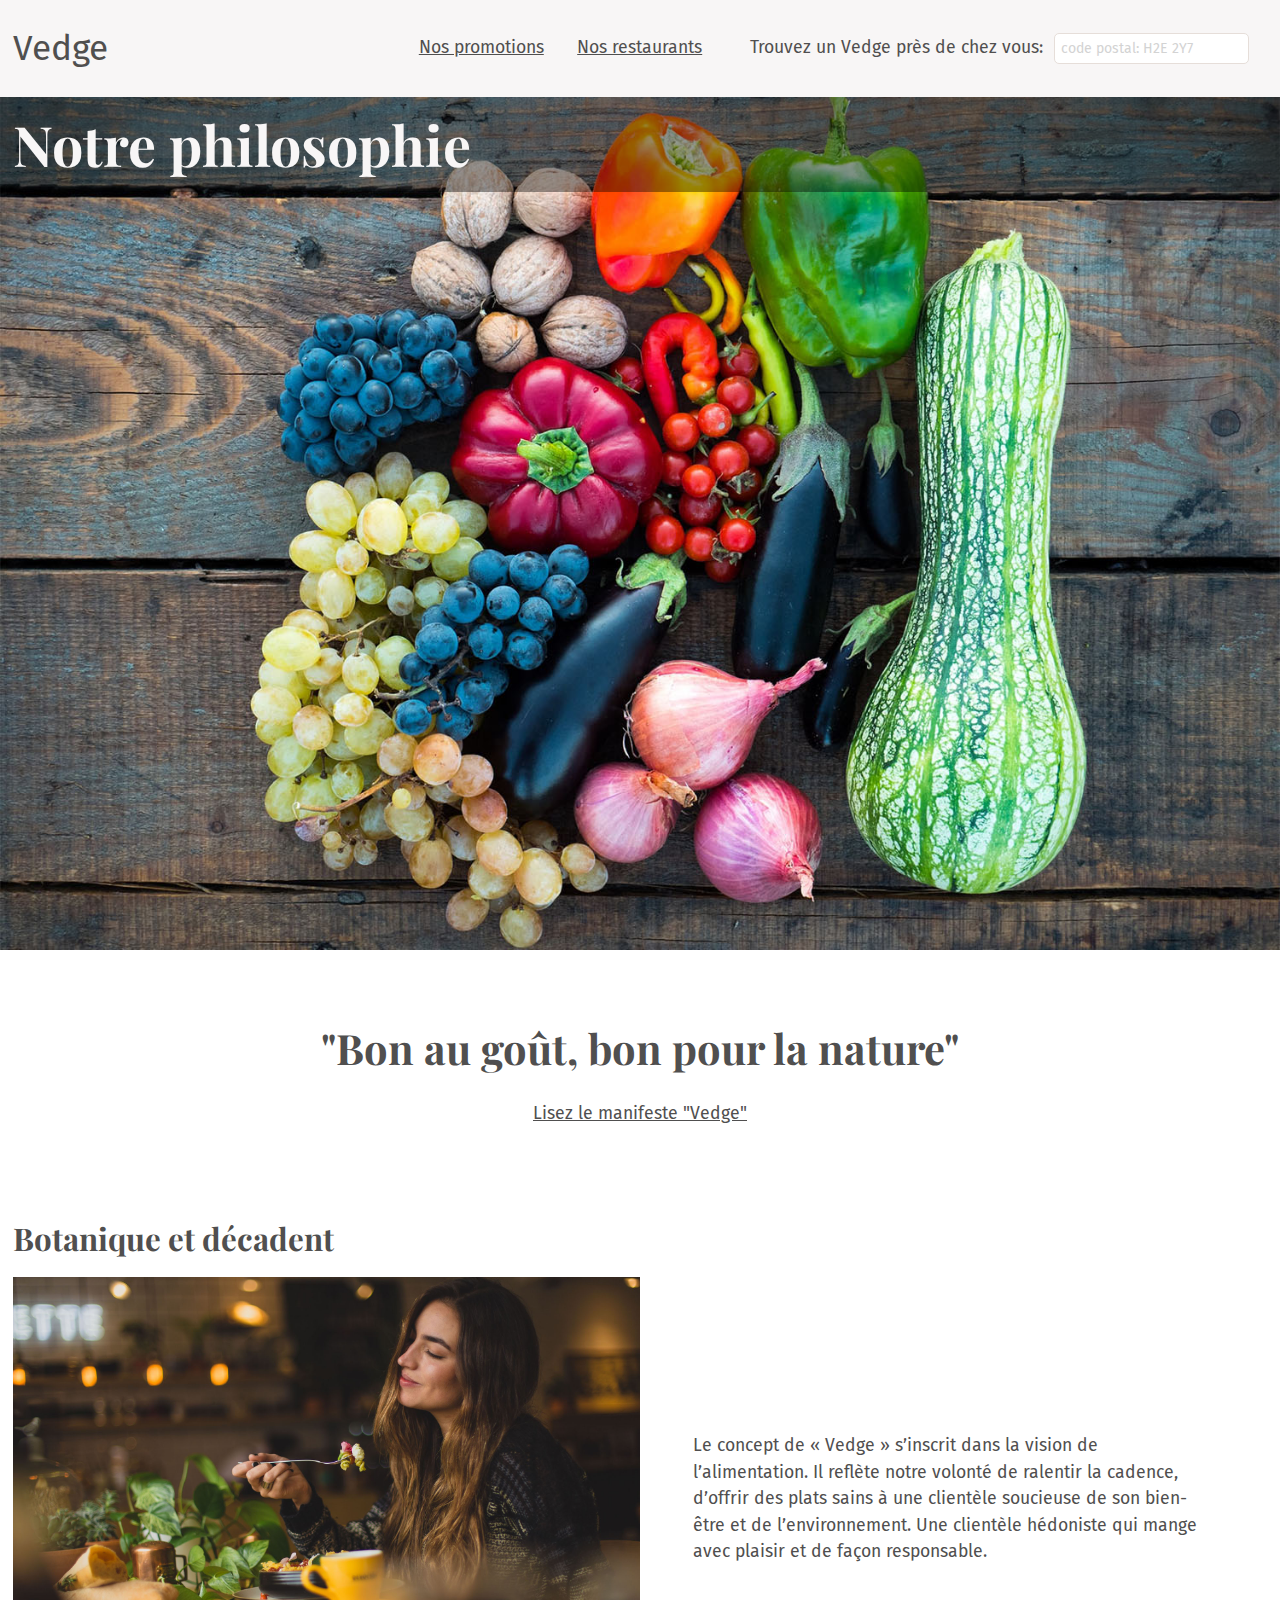
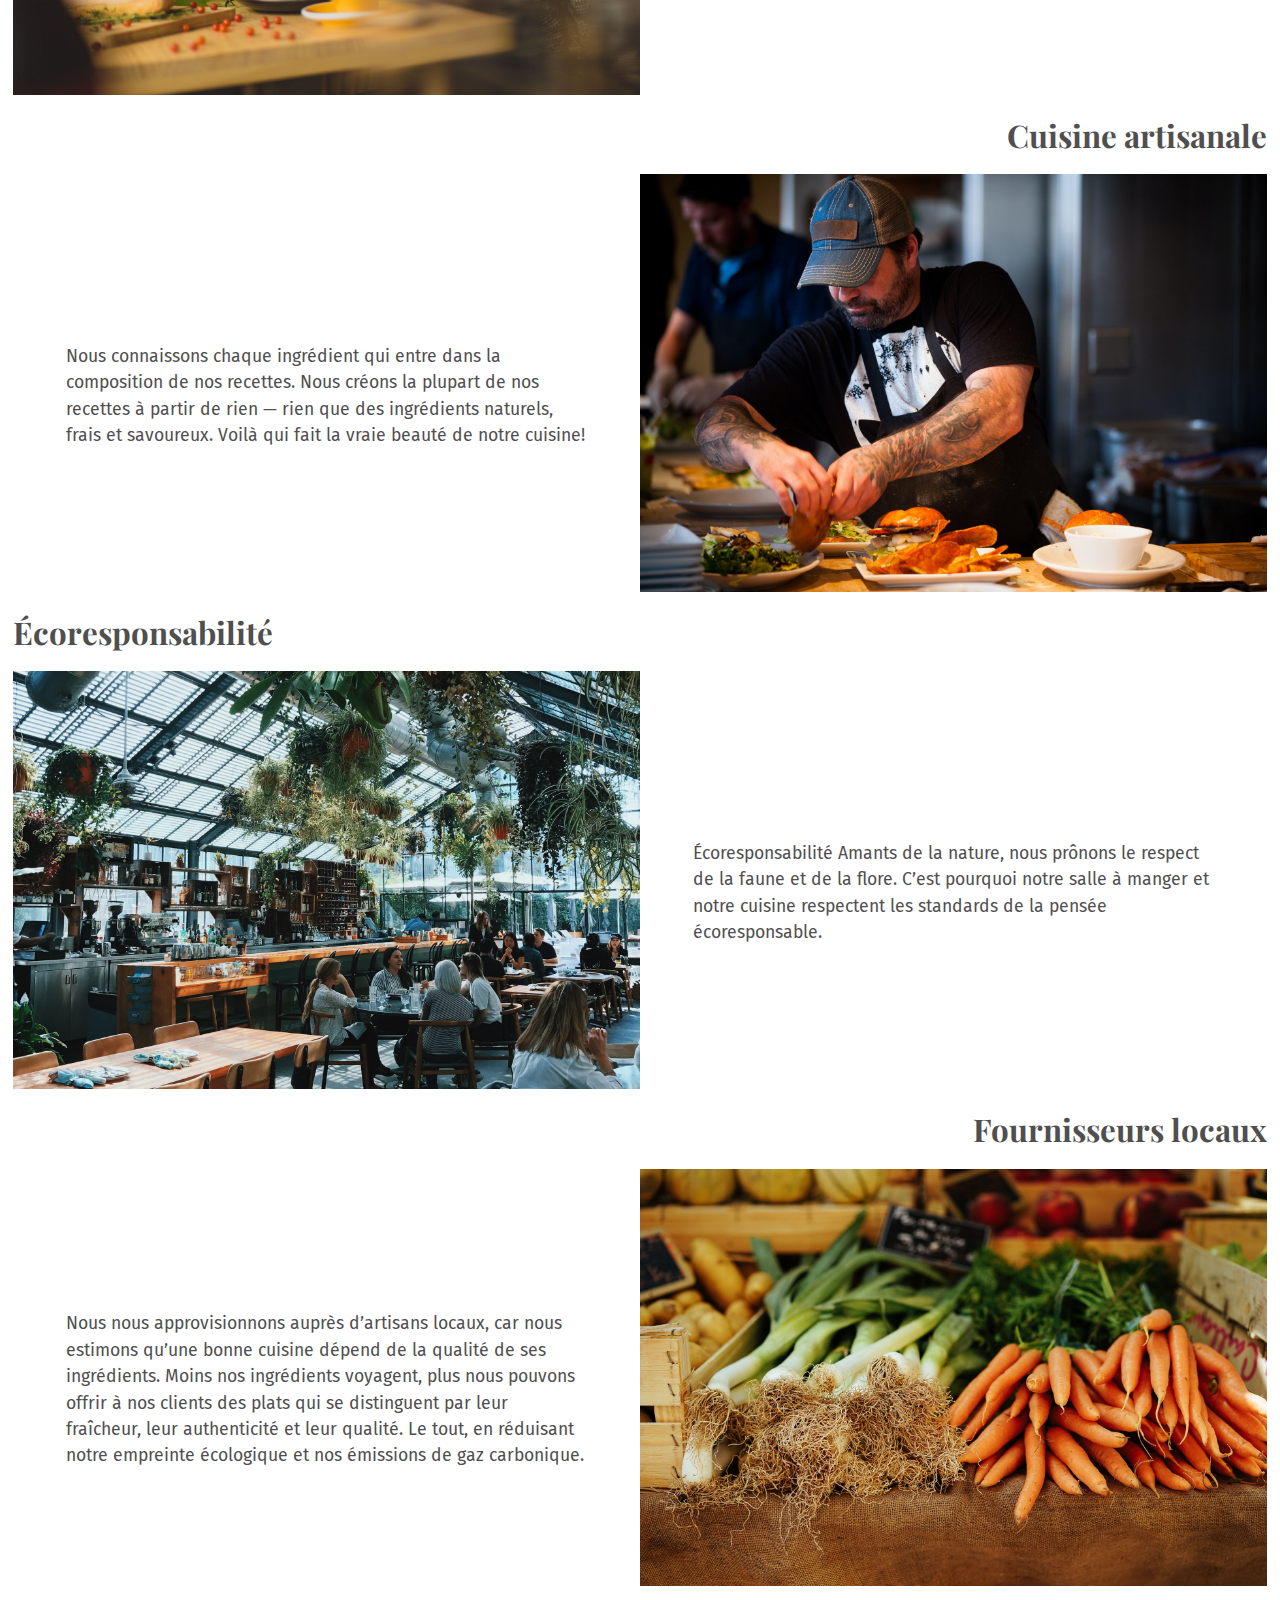
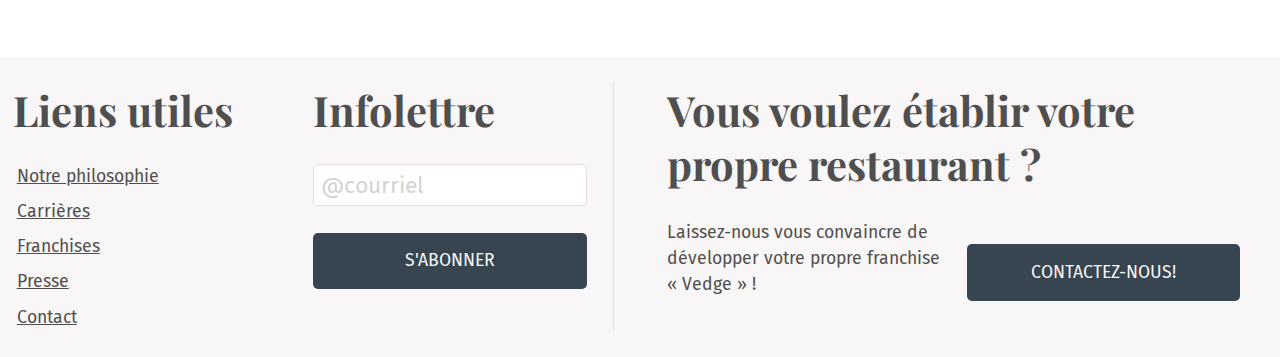
<file: philosophie.html>
<!DOCTYPE html>
<html lang="fr">
  <head>
    <meta charset="UTF-8" />
    <meta http-equiv="X-UA-Compatible" content="IE=edge" />
    <meta name="viewport" content="width=device-width, initial-scale=1.0" />
    <link rel="preconnect" href="https://fonts.gstatic.com" />
    <link
      href="https://fonts.googleapis.com/css2?family=Playfair+Display&family=Fira+Sans&display=swap"
      rel="stylesheet"
    />
    <link rel="stylesheet" type="text/css" href="assets/css/theme.css" />
    <link rel="stylesheet" type="text/css" href="assets/css/main.css" />
    <link rel="stylesheet" type="text/css" href="assets/css/base.css" />
    <!-- <link rel="stylesheet" type="text/css" href="assets/css/dev.css" /> -->
    <title>A propos</title>
  </head>
  <body>
      <!-- Barre de navigation -->
      <header>
        <div class="grid container">
          <a href="index.html" class="logo">Vedge</a>
          <nav>
            <ul>
              <li><a class="link" href="#">Nos promotions</a></li>
              <li class="dropdown link">
                Nos restaurants
                <ul class="dropdown-content">
                  <li>Nos restaurants</li>
                  <li><a href="restaurant.html">Drummondville</a></li>
                  <li><a href="restaurant.html">Val-Jalbert</a></li>
                  <li><a href="restaurant.html">Dix30</a></li>
                  <li><a href="restaurant.html">Trois-Rivières</a></li>
                  <li><a href="restaurant.html">Toronto</a></li>
                  <li><a href="restaurant.html">Berlin</a></li>
                </ul>
              </li>
            </ul>
          </nav>
          <form class="search">
            <label for="search">Trouvez un Vedge près de chez vous: </label>
            <input type="text" name="search" id="search" placeholder="code postal: H2E 2Y7" />
          </form>
        </div>
      </header>

    <main>
      <!-- section full-bleed -->
      <section class="hero">
        <div class="wrapper">
          <h1 class="heading-primary container">
            <span class="heading-primary-main">Notre philosophie</span>
          </h1>
        </div>
        <img src="assets/images/philosophie.jpg" alt="Val-Jalbert" />
      </section>

      <div class="container">
        <section class="manifest">
          <h2>"Bon au goût, bon pour la nature"</h2>
          <div class="grid"><a class="link" href="#">Lisez le manifeste "Vedge"</a></div>
        </section>
        <section class="philosophy">
          <h2 class="visibility-hidden">Nos valeurs</h2>
          <div class="grid">
            <article>
              <h3>Botanique et décadent</h3>
              <div>
                <img src="assets/images/about1.jpg" alt="Val-Jalbert" />
                <p class="columns">
                  Le concept de « Vedge » s’inscrit dans la vision de l’alimentation. Il reflète
                  notre volonté de ralentir la cadence, d’offrir des plats sains à une clientèle
                  soucieuse de son bien-être et de l’environnement. Une clientèle hédoniste qui
                  mange avec plaisir et de façon responsable.
                </p>
              </div>
            </article>

            <article>
              <h3>Cuisine artisanale</h3>
              <div>
                <img src="assets/images/about2.jpg" alt="Val-Jalbert" />
                <p class="columns">
                  Nous connaissons chaque ingrédient qui entre dans la composition de nos recettes.
                  Nous créons la plupart de nos recettes à partir de rien — rien que des ingrédients
                  naturels, frais et savoureux. Voilà qui fait la vraie beauté de notre cuisine!
                </p>
              </div>
            </article>

            <article>
              <h3>Écoresponsabilité</h3>
              <div>
                <img src="assets/images/about3.jpg" alt="Val-Jalbert" />
                <p class="columns">
                  Écoresponsabilité Amants de la nature, nous prônons le respect de la faune et de
                  la flore. C’est pourquoi notre salle à manger et notre cuisine respectent les
                  standards de la pensée écoresponsable.
                </p>
              </div>
            </article>

            <article>
              <h3>Fournisseurs locaux</h3>
              <div>
                <img src="assets/images/about4.jpg" alt="Val-Jalbert" />
                <p class="columns">
                  Nous nous approvisionnons auprès d’artisans locaux, car nous estimons qu’une bonne
                  cuisine dépend de la qualité de ses ingrédients. Moins nos ingrédients voyagent,
                  plus nous pouvons offrir à nos clients des plats qui se distinguent par leur
                  fraîcheur, leur authenticité et leur qualité. Le tout, en réduisant notre
                  empreinte écologique et nos émissions de gaz carbonique.
                </p>
              </div>
            </article>
          </div>
        </section>
      </div>
    </main>

    <footer>
      <div class="container">
        <section class="franchise">
          <h2>Vous voulez établir votre propre restaurant ?</h2>
          <div class="grid">
            <p>Laissez-nous vous convaincre de développer votre propre franchise « Vedge » !</p>
            <button class="btn">Contactez-nous!</button>
          </div>
        </section>

        <div class="grid">
          <section class="links">
            <h2>Liens utiles</h2>
            <ul>
              <li><a class="link" href="philosophie.html">Notre philosophie</a></li>
              <li><a class="link" href="#">Carrières</a></li>
              <li><a class="link" href="#">Franchises</a></li>
              <li><a class="link" href="#">Presse</a></li>
              <li><a class="link" href="#">Contact</a></li>
            </ul>
          </section>

          <section class="newsletter">
            <h2>Infolettre</h2>
            <form>
              <input type="text" placeholder="@courriel" />
              <button class="btn">S'abonner</button>
            </form>
          </section>
        </div>
      </div>
    </footer>
  </body>
</html>
</file>
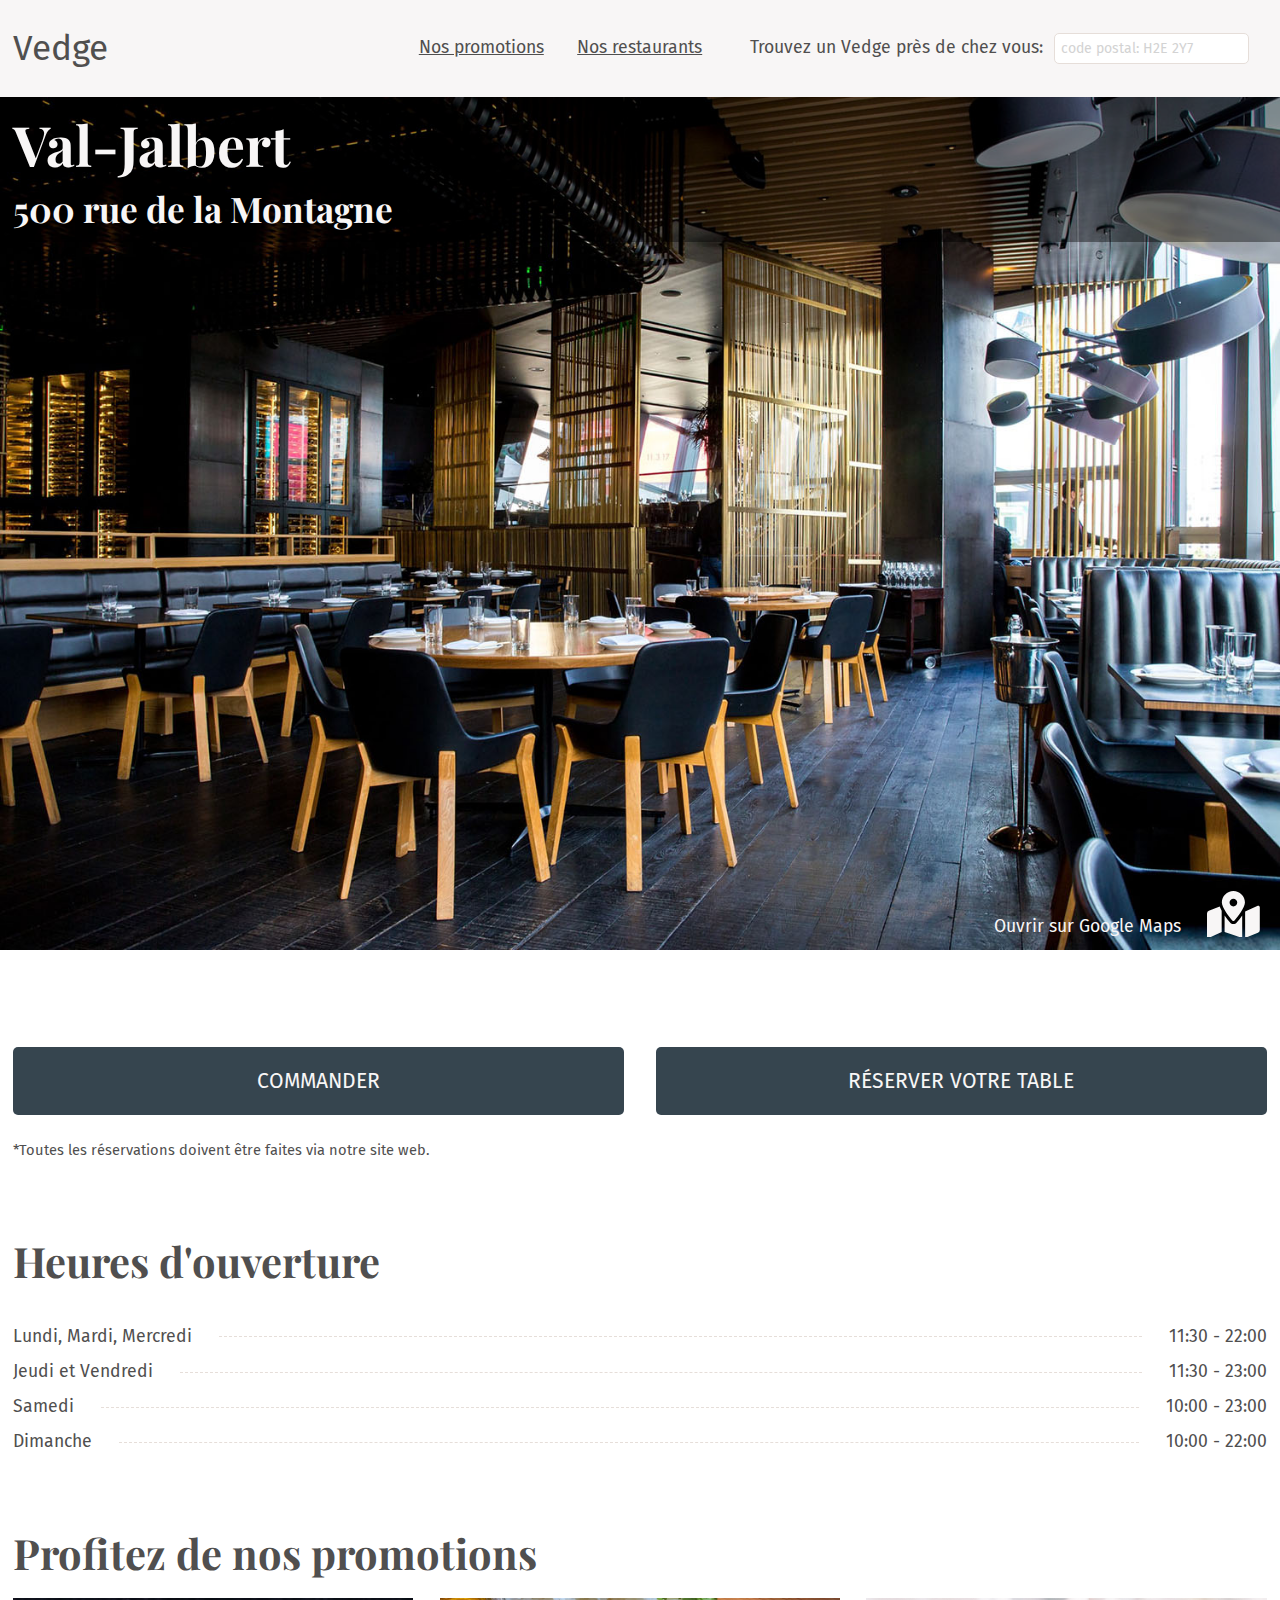
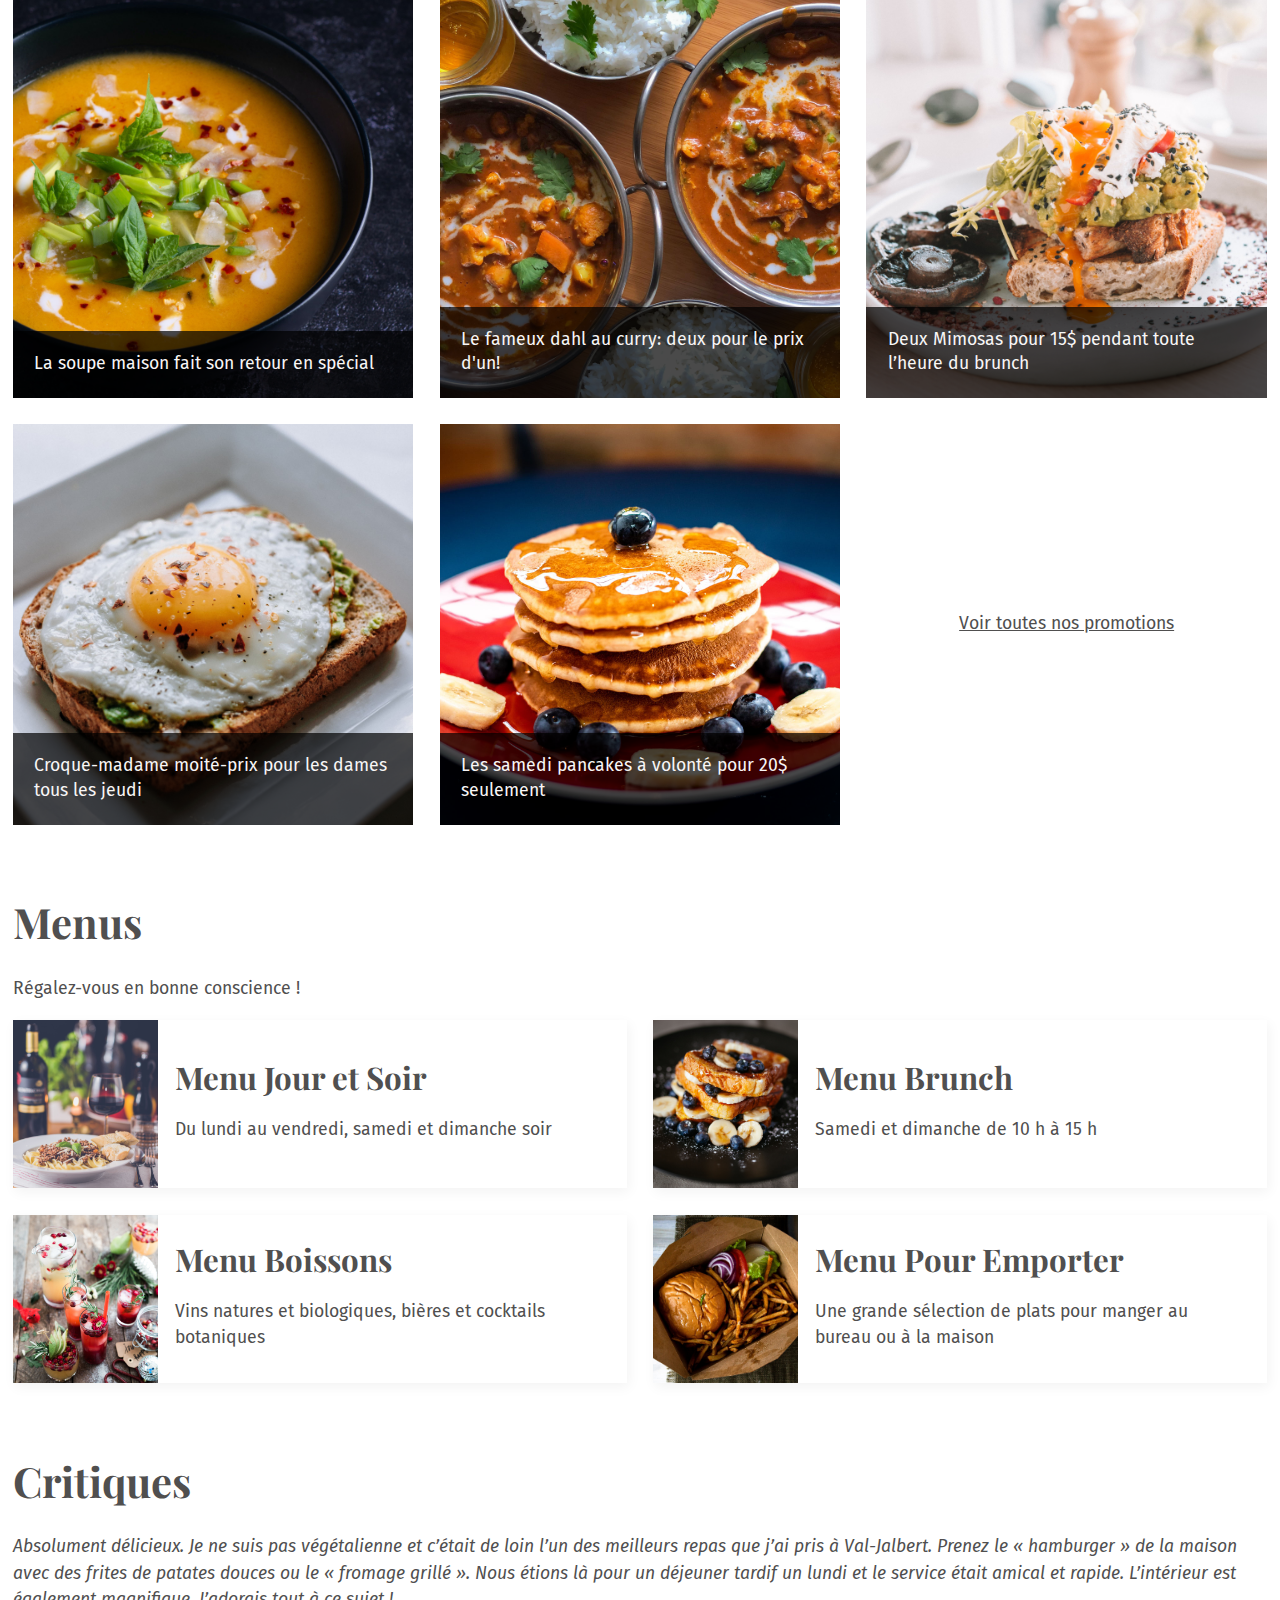
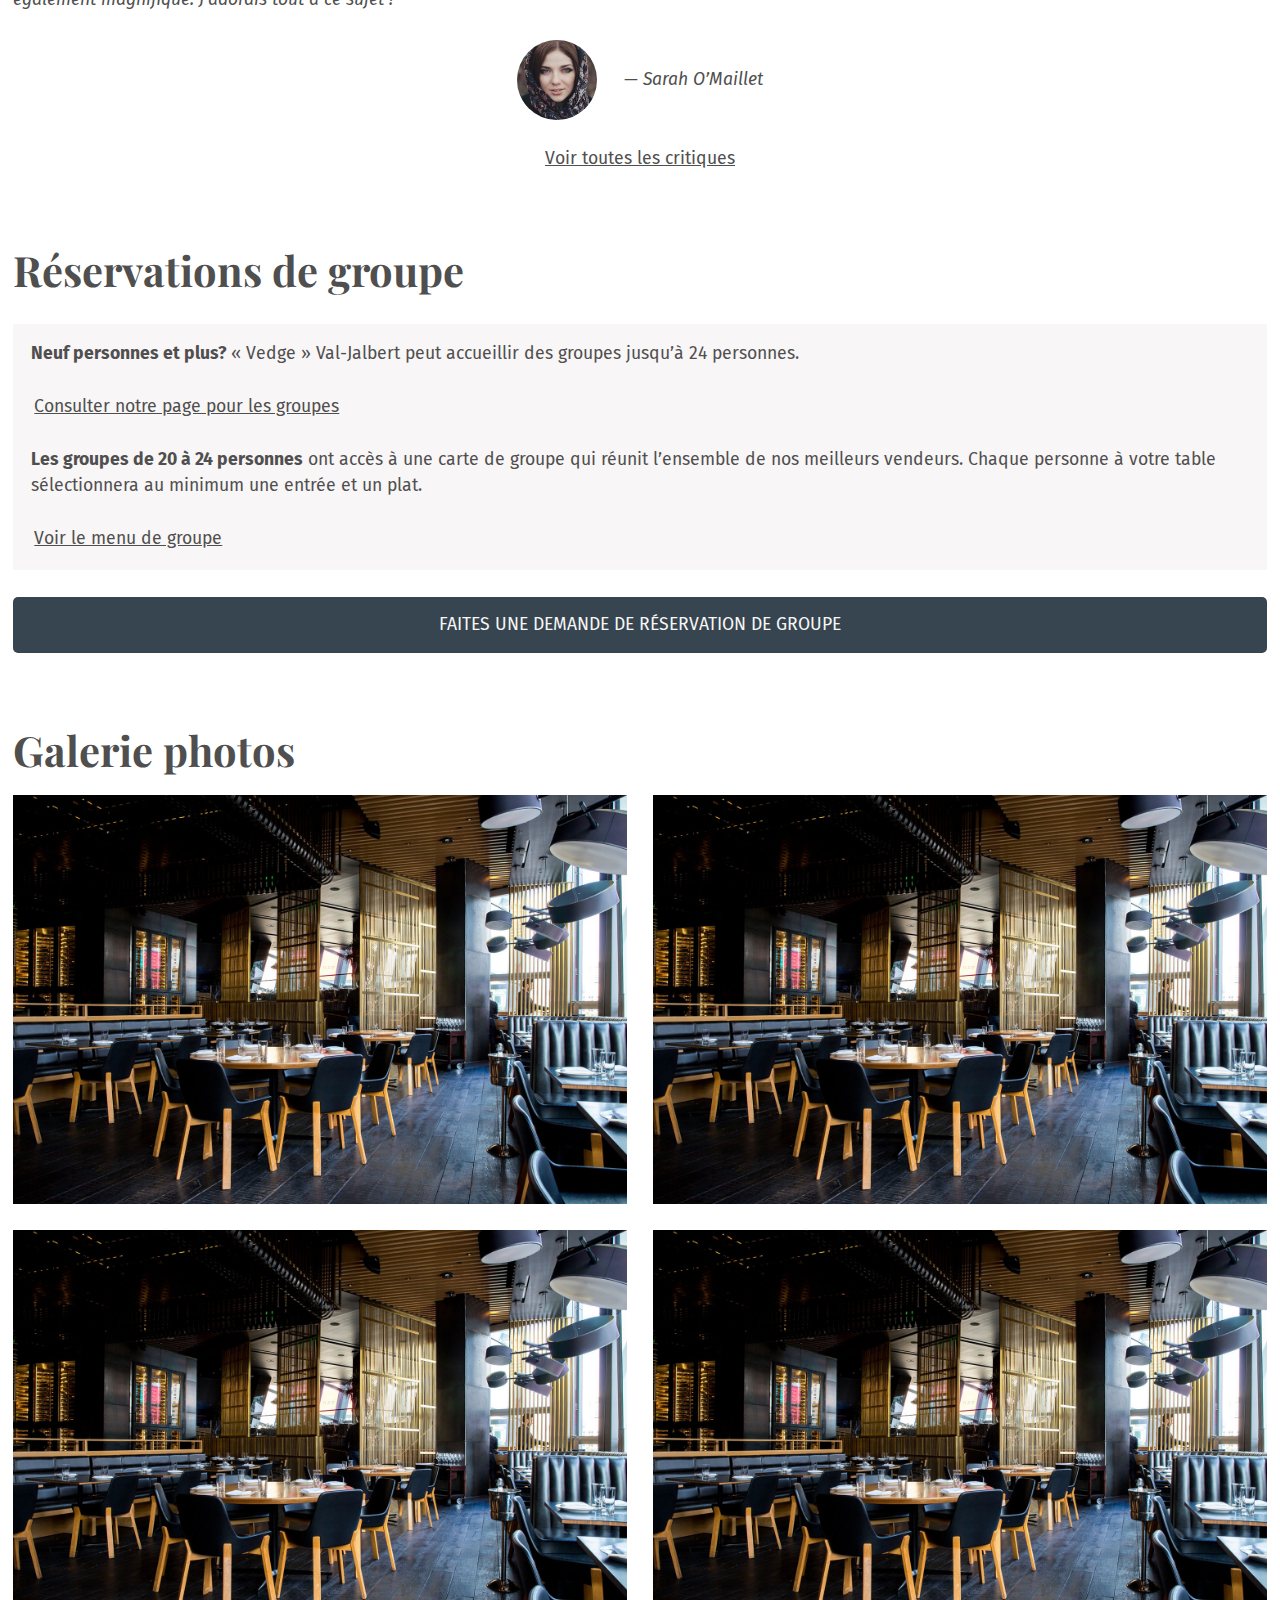
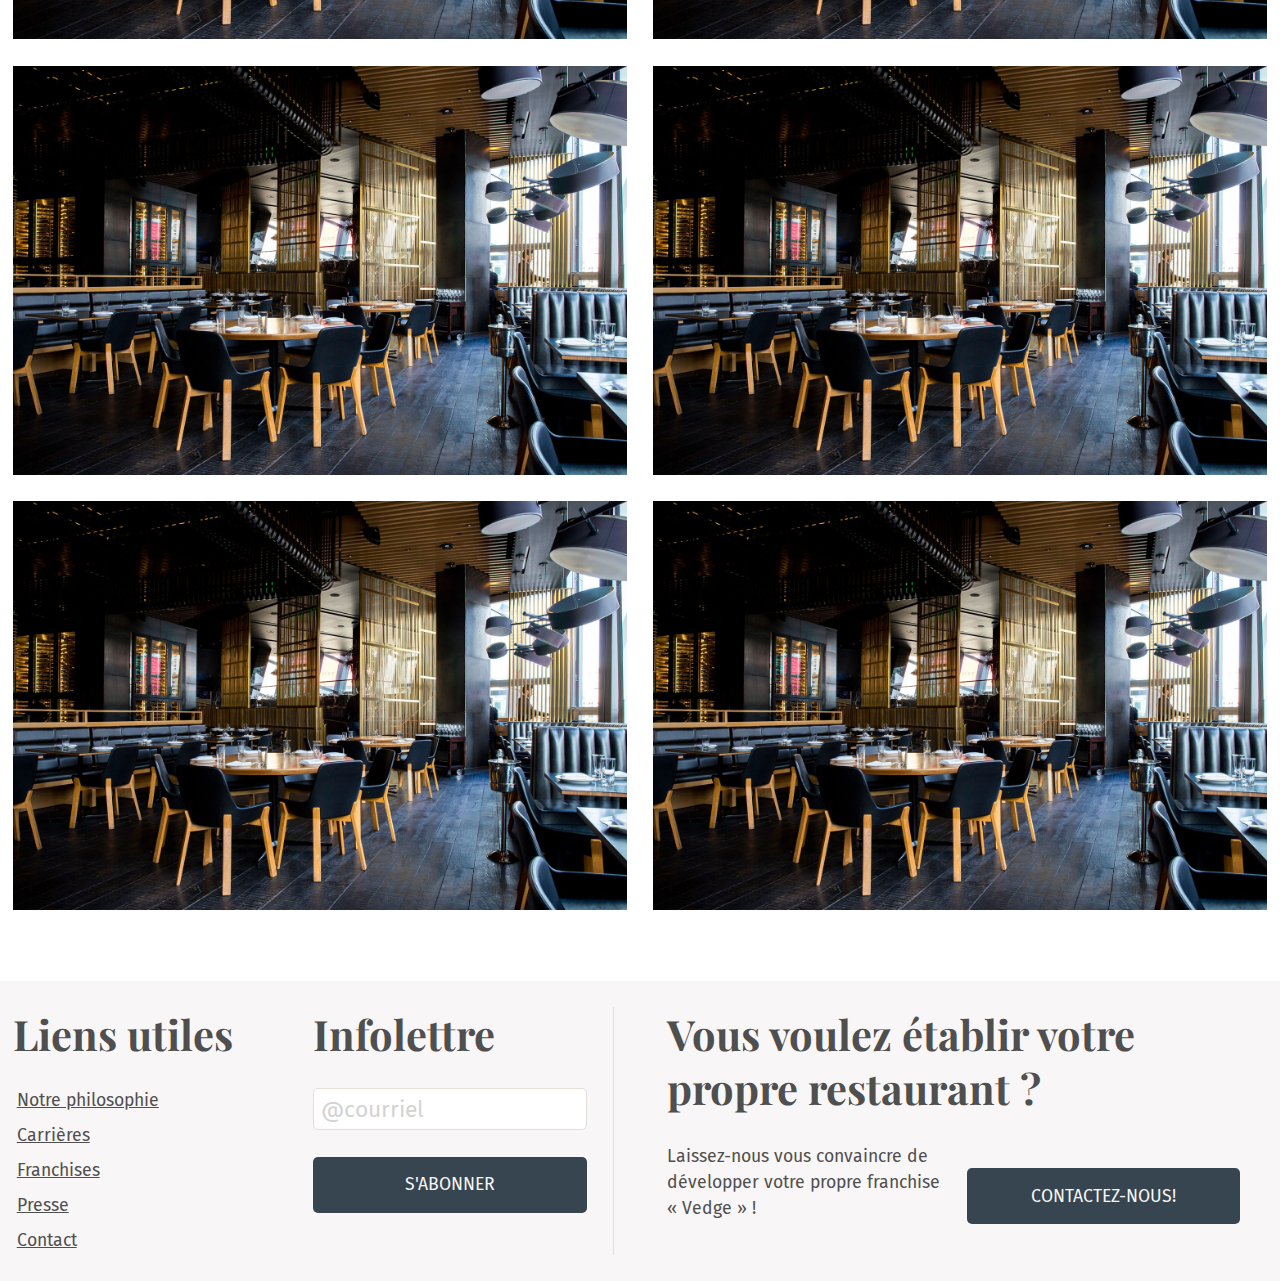
<file: restaurant.html>
<!DOCTYPE html>
<html lang="fr">
  <head>
    <meta charset="UTF-8" />
    <meta http-equiv="X-UA-Compatible" content="IE=edge" />
    <meta name="viewport" content="width=device-width, initial-scale=1.0" />
    <link rel="preconnect" href="https://fonts.gstatic.com" />
    <link
      href="https://fonts.googleapis.com/css2?family=Playfair+Display&family=Fira+Sans&display=swap"
      rel="stylesheet"
    />
    <link rel="stylesheet" type="text/css" href="assets/css/theme.css" />
    <link rel="stylesheet" type="text/css" href="assets/css/main.css" />
    <link rel="stylesheet" type="text/css" href="assets/css/base.css" />
    <!-- <link rel="stylesheet" type="text/css" href="assets/css/dev.css" /> -->
    <title>Val-Jalbert</title>
  </head>
  <body>
    <!-- Barre de navigation -->
    <header>
      <div class="grid container">
        <a href="index.html" class="logo">Vedge</a>
        <nav>
          <ul>
            <li><a class="link" href="#">Nos promotions</a></li>
            <li class="dropdown link">
              Nos restaurants
              <ul class="dropdown-content">
                <li>Nos restaurants</li>
                <li><a href="restaurant.html">Drummondville</a></li>
                <li><a href="restaurant.html">Val-Jalbert</a></li>
                <li><a href="restaurant.html">Dix30</a></li>
                <li><a href="restaurant.html">Trois-Rivières</a></li>
                <li><a href="restaurant.html">Toronto</a></li>
                <li><a href="restaurant.html">Berlin</a></li>
              </ul>
            </li>
          </ul>
        </nav>
        <form class="search">
          <label for="search">Trouvez un Vedge près de chez vous: </label>
          <input
            type="text"
            name="search"
            id="search"
            placeholder="code postal: H2E 2Y7"
          />
        </form>
      </div>
    </header>

    <main>
      <!-- section full-bleed -->
      <section class="hero">
        <div class="wrapper">
          <h1 class="heading-primary container">
            <span class="heading-primary-main">Val-Jalbert</span>
            <span class="heading-primary-sub">500 rue de la Montagne</span>
          </h1>
        </div>
        <img src="assets/images/valjalbert.jpg" alt="Val-Jalbert" />
        <div class="map">
          <span>Ouvrir sur Google Maps</span>
          <svg
            aria-hidden="true"
            focusable="false"
            data-prefix="fas"
            data-icon="map-marked-alt"
            class="svg-inline--fa fa-map-marked-alt fa-w-18"
            role="img"
            xmlns="http://www.w3.org/2000/svg"
            viewBox="0 0 576 512"
          >
            <path
              fill="currentColor"
              d="M288 0c-69.59 0-126 56.41-126 126 0 56.26 82.35 158.8 113.9 196.02 6.39 7.54 17.82 7.54 24.2 0C331.65 284.8 414 182.26 414 126 414 56.41 357.59 0 288 0zm0 168c-23.2 0-42-18.8-42-42s18.8-42 42-42 42 18.8 42 42-18.8 42-42 42zM20.12 215.95A32.006 32.006 0 0 0 0 245.66v250.32c0 11.32 11.43 19.06 21.94 14.86L160 448V214.92c-8.84-15.98-16.07-31.54-21.25-46.42L20.12 215.95zM288 359.67c-14.07 0-27.38-6.18-36.51-16.96-19.66-23.2-40.57-49.62-59.49-76.72v182l192 64V266c-18.92 27.09-39.82 53.52-59.49 76.72-9.13 10.77-22.44 16.95-36.51 16.95zm266.06-198.51L416 224v288l139.88-55.95A31.996 31.996 0 0 0 576 426.34V176.02c0-11.32-11.43-19.06-21.94-14.86z"
            ></path>
          </svg>
        </div>
      </section>

      <div class="container">
        <section class="actions">
          <h2 class="visibility-hidden">
            Commander et réserver votre table en ligne
          </h2>
          <div class="grid">
            <button class="btn">Commander</button>
            <button class="btn">Réserver votre table</button>
          </div>
          <small
            >*Toutes les réservations doivent être faites via notre site
            web.</small
          >
        </section>

        <section class="hours">
          <h2>Heures d'ouverture</h2>
          <div class="grid">
            <div class="hour">
              <span>Lundi, Mardi, Mercredi</span><span class="dots"></span
              ><span>11:30 - 22:00</span>
            </div>
            <div class="hour">
              <span>Jeudi et Vendredi</span><span class="dots"></span
              ><span>11:30 - 23:00</span>
            </div>
            <div class="hour">
              <span>Samedi</span><span class="dots"></span
              ><span>10:00 - 23:00</span>
            </div>
            <div class="hour">
              <span>Dimanche</span><span class="dots"></span
              ><span>10:00 - 22:00</span>
            </div>
          </div>
        </section>

        <section class="promotions">
          <h2>Profitez de nos promotions</h2>
          <div class="grid">
            <figure>
              <img src="assets/images/soupe-maison.jpg" alt="soupe maison" />
              <figcaption>
                La soupe maison fait son retour en spécial
              </figcaption>
            </figure>

            <figure>
              <img src="assets/images/dahl.jpg" alt="dahl" />
              <figcaption>
                Le fameux dahl au curry: deux pour le prix d'un!
              </figcaption>
            </figure>

            <figure>
              <img src="assets/images/mimosas.jpg" alt="mimosas" />
              <figcaption>
                Deux Mimosas pour 15$ pendant toute l’heure du brunch
              </figcaption>
            </figure>

            <figure>
              <img src="assets/images/croquemadame.jpg" alt="croquemadame" />
              <figcaption>
                Croque-madame moité-prix pour les dames tous les jeudi
              </figcaption>
            </figure>

            <figure>
              <img src="assets/images/bleuets-pancake.jpg" alt="pancakes" />
              <figcaption>
                Les samedi pancakes à volonté pour 20$ seulement
              </figcaption>
            </figure>
            <div class="grid">
              <a class="link" href="#">Voir toutes nos promotions</a>
            </div>
          </div>
        </section>

        <section class="menus">
          <h2>Menus</h2>
          <p>Régalez-vous en bonne conscience !</p>
          <div class="grid">
            <div class="card">
              <img src="assets/images/day-evening.jpg" alt="image-de-support" />
              <div class="content">
                <h3>Menu Jour et Soir</h3>
                <p>Du lundi au vendredi, samedi et dimanche soir</p>
              </div>
            </div>

            <div class="card">
              <img src="assets/images/brunch.jpg" alt="image-de-support" />
              <div class="content">
                <h3>Menu Brunch</h3>
                <p>Samedi et dimanche de 10 h à 15 h</p>
              </div>
            </div>

            <div class="card">
              <img src="assets/images/drinks.jpg" alt="image-de-support" />
              <div class="content">
                <h3>Menu Boissons</h3>
                <p>
                  Vins natures et biologiques, bières et cocktails botaniques
                </p>
              </div>
            </div>

            <div class="card">
              <img src="assets/images/togo.jpg" alt="image-de-support" />
              <div class="content">
                <h3>Menu Pour Emporter</h3>
                <p>
                  Une grande sélection de plats pour manger au bureau ou à la
                  maison
                </p>
              </div>
            </div>
          </div>
        </section>

        <section class="reviews">
          <h2>Critiques</h2>
          <figure>
            <blockquote>
              Absolument délicieux. Je ne suis pas végétalienne et c’était de
              loin l’un des meilleurs repas que j’ai pris à Val-Jalbert. Prenez
              le « hamburger » de la maison avec des frites de patates douces ou
              le « fromage grillé ». Nous étions là pour un déjeuner tardif un
              lundi et le service était amical et rapide. L’intérieur est
              également magnifique. J’adorais tout à ce sujet !
            </blockquote>
            <figcaption>
              <img
                src="assets/images/reviewer.jpeg"
                alt="Photo de Sarah O'Maillet"
              /><i>— Sarah O’Maillet</i>
            </figcaption>
          </figure>
          <div class="grid">
            <a class="link" href="#">Voir toutes les critiques</a>
          </div>
        </section>

        <section class="group">
          <h2>Réservations de groupe</h2>
          <div>
            <p>
              <b>Neuf personnes et plus?</b> « Vedge » Val-Jalbert peut
              accueillir des groupes jusqu’à 24 personnes.
            </p>
            <a class="link" href="#">Consulter notre page pour les groupes</a>
            <p>
              <b>Les groupes de 20 à 24 personnes</b> ont accès à une carte de
              groupe qui réunit l’ensemble de nos meilleurs vendeurs. Chaque
              personne à votre table sélectionnera au minimum une entrée et un
              plat.
            </p>
            <a class="link" href="#">Voir le menu de groupe</a>
          </div>
          <button class="btn">
            Faites une demande de réservation de groupe
          </button>
        </section>

        <section class="gallery">
          <h2>Galerie photos</h2>
          <div class="grid">
            <img src="assets/images/valjalbert.jpg" alt="Val-Jalbert" />
            <img src="assets/images/valjalbert.jpg" alt="Val-Jalbert" />
            <img src="assets/images/valjalbert.jpg" alt="Val-Jalbert" />
            <img src="assets/images/valjalbert.jpg" alt="Val-Jalbert" />
            <img src="assets/images/valjalbert.jpg" alt="Val-Jalbert" />
            <img src="assets/images/valjalbert.jpg" alt="Val-Jalbert" />
            <img src="assets/images/valjalbert.jpg" alt="Val-Jalbert" />
            <img src="assets/images/valjalbert.jpg" alt="Val-Jalbert" />
          </div>
        </section>
      </div>
    </main>

    <footer>
      <div class="container">
        <section class="franchise">
          <h2>Vous voulez établir votre propre restaurant ?</h2>
          <div class="grid">
            <p>
              Laissez-nous vous convaincre de développer votre propre franchise
              « Vedge » !
            </p>
            <button class="btn">Contactez-nous!</button>
          </div>
        </section>

        <div class="grid">
          <section class="links">
            <h2>Liens utiles</h2>
            <ul>
              <li>
                <a class="link" href="philosophie.html">Notre philosophie</a>
              </li>
              <li><a class="link" href="#">Carrières</a></li>
              <li><a class="link" href="#">Franchises</a></li>
              <li><a class="link" href="#">Presse</a></li>
              <li><a class="link" href="#">Contact</a></li>
            </ul>
          </section>

          <section class="newsletter">
            <h2>Infolettre</h2>
            <form>
              <input type="text" placeholder="@courriel" />
              <button class="btn">S'abonner</button>
            </form>
          </section>
        </div>
      </div>
    </footer>
  </body>
</html>
</file>
<file: assets/css/theme.css>
:root {
    /* Palette de couleurs */
    --light-grey: #e6ded9;
    --white: rgb(248, 246, 246);
    --black: #36454f;
    --black-darker: #222c33;
    --text-color: rgb(80, 79, 79);
  
    /* Typographie */
  
    --font-display: 'Playfair Display', serif;
    --font-body: 'Fira Sans', sans-serif;
    --line-height: 1.5rem;

    --maxWidthContent: 1280px;
  }
</file>
<file: assets/css/main.css>
:root {
  box-sizing: border-box;
  font-size: 0.65rem;
}

*,
::before,
::after {
  box-sizing: inherit;
  margin: 0;
  padding: 0;
}

body {
  color: var(--text-color);
  font-family: var(--font-body);
  line-height: var(--line-height);
}

/************************************************************/
/* RYTHME VERTICAL *****************************************/
/**********************************************************/

/* Eléments de base */

* + div,
* + figure,
* + a,
* + blockquote,
* + p,
* + small,
* + button,
* + h1,
h2 + *,
* + h3,
h3 + img,
img + img,
article + article,
select {
  margin-top: 1.5em;
}

* + input,
li + li {
  margin-top: 0.5em;
}

/* Espacement des sections principales */

main > .container > section {
  margin: 3em 0;
  display: flex;
  flex-direction: column;
}

/* Adaptation de la taille de police */

@media (min-width: 300px) {
  :root {
    font-size: 0.75rem;
  }
}

@media (min-width: 350px) {
  :root {
    font-size: 0.85rem;
  }
}

@media (min-width: 520px) {
  :root {
    font-size: 1rem;
  }
}

@media (min-width: 1121px) {
  :root {
    font-size: 1.1rem;
  }
  main > .container > section {
    margin: 4em 0;
  }
}

/****************************/
/*** CLASSES UTILITAIRES ***/
/**************************/

.grid {
  align-items: center;
  display: flex;
  flex-wrap: wrap;
}

.container {
  margin-left: auto;
  margin-right: auto;
  max-width: var(--maxWidthContent);
  width: calc(100% - 1.5rem);
}

.columns {
  columns: 1;
}

.visibility-hidden {
  clip-path: inset(50%);
  height: 1px;
  overflow: hidden;
  position: absolute;
  width: 1px;
  white-space: nowrap;
}

/* Buttons */
.btn {
  background-color: var(--black);
  border-radius: 5px;
  color: var(--white);
  font-family: inherit;
  display: inline-block;
  font-size: 1rem;
  padding: 1rem;
  text-align: center;
  text-transform: uppercase;
  transition-duration: 100ms;
  cursor: pointer;
}

.link {
  display: inline-block;
  font-size: 1rem;
  text-align: center;
  text-decoration: underline;
  transition-duration: 100ms;
  padding: 0 0.2em;
  width: max-content;
  cursor: pointer;
}

.btn:hover,
.link:hover {
  background-color: var(--black);
  color: var(--white);
}
.btn:hover {
  background-color: var(--black-darker);
  text-decoration: underline;
}
.link:hover {
  text-decoration: none;
}

/* Card */
.card {
  display: flex;
  flex-wrap: nowrap;
  justify-content: space-between;
  box-shadow: 2px 4px 12px rgba(0, 0, 0, 0.05);
  cursor: pointer;
  transition: box-shadow 300ms ease-in-out;
}

.card:hover {
  box-shadow: 2px 4px 16px rgba(0, 0, 0, 0.1);
}

.card > img {
  flex: 1;
  width: 10%;
}

.card > .content {
  flex: 3;
  display: flex;
  flex-direction: column;
  justify-content: center;
  margin-top: 0;
  padding-left: 1em;
  padding-right: 1em;
}

/****************************/
/*** NAVIGATION ************/
/**************************/

body > header {
  display: flex;
  justify-content: space-between;
  background-color: var(--white);
  padding: 1.5em 0;
}

a.logo {
  display: block;
  font-size: 2rem;
  margin-right: auto;
}

nav {
  display: flex;
}

nav > ul {
  display: flex;
}

nav > ul > li {
  margin-right: 1.5em;
  margin-top: 0;
}

form.search {
  display: none;
  padding: 0.4em 1em;
  align-items: center;
  min-width: max-content;
}

.search > input {
  font-size: 0.8rem;
  padding: 0.4em;
  margin-left: 0.8em;
  margin-top: 0;
}

@media (min-width: 1121px) {
  form.search {
    display: block;
    display: flex;
  }
}

/****************************************/
/* MENU DEROULANT **********************/
/**************************************/
li.dropdown {
  position: relative;
  cursor: pointer;
}

.dropdown-content > li > a {
  width: 100%;
  height: 100%;
  padding: 0.4em 1em;
}

.dropdown-content > li {
  margin-top: 0;
  color: var(--text-color);
}

ul.dropdown-content > li:hover {
  background-color: var(--black);
  color: var(--white);
}

ul.dropdown-content {
  display: none;
  position: absolute;
  left: 0;
  top: 0;
  z-index: 1;
  background-color: var(--white);
  color: var(--light-grey);
}

ul.dropdown-content > li:not(:last-child) {
  border-bottom: 2px solid rgba(0, 0, 0, 0.1);
}

.dropdown:hover .dropdown-content {
  display: block;
}

/****************************/
/*** HERO ******************/
/**************************/

.hero {
  margin: 0;
  position: relative;
}

.hero > .wrapper {
  width: 100%;
  position: absolute;
  top: 0;
  left: 0;
  right: 0;
  background-color: rgba(0, 0, 0, 0.4);
  color: var(--white);
  padding: 0.5em 0;
}

.heading-primary {
  display: flex;
  flex-direction: column;
}

.heading-primary-sub {
  font-size: 2rem;
}

.map {
  display: flex;
  align-items: center;
  bottom: 10px;
  right: 20px;
  position: absolute;
}
.map > span {
  color: var(--white);
  display: inline-block;
  margin-right: 1.5em;
  margin-top: 1.5em;
}

.map > svg {
  width: 3rem;
  color: var(--white);
  cursor: pointer;
}

/****************************/
/*** ACTIONS ***************/
/**************************/
.actions > .grid {
  width: 100%;
}

.actions > .grid > button {
  flex: 1;
  margin-top: 0;
  font-size: 1.2rem;
  padding: 1em 0;
  background-color: var(--black);
  cursor: pointer;
}

.actions > .grid > button:hover {
background-color: var(--black-darker);
text-decoration: underline;
}

.actions > .grid > button:first-of-type {
  margin-right: 1.5em;
}

/****************************/
/*** SEARCH ************/
/**************************/
@media (min-width: 1121px) {
  .section-search {
    clip-path: inset(50%);
    height: 1px;
    overflow: hidden;
    position: absolute;
    width: 1px;
    white-space: nowrap;
  }
}

/****************************/
/*** PROMOTIONS ************/
/**************************/

.promotions > .grid > figure {
  position: relative;
  cursor: pointer;
  overflow: hidden;
}

.promotions > .grid > .grid {
  justify-content: center;
  flex: 1;
}

.promotions > .grid > figure:hover > img {
  transform: scale(1.1);
  transition: all 2s ease-out;
}

.promotions > .grid > figure:nth-child(1),
.promotions > .grid > figure:nth-child(2) {
  display: none;
}

.promotions > .grid > figure > figcaption {
  position: absolute;
  bottom: 0;
  left: 0;
  z-index: 11;
  padding: 1.2em;
  background-color: rgba(0, 0, 0, 0.7);
  color: var(--white);
  line-height: 1.4;
  width: 100%;
  font-size: 1.1rem;
}

@media (min-width: 520px) {
  .promotions > .grid {
    margin-right: -1.5em;
    margin-top: -0.5em;
  }

  .promotions > .grid > * {
    width: calc(100% / 2 - 1.5em);
    margin-right: 1.5em;
    margin-top: 1.5em;
  }

  .promotions > .grid > figure > figcaption {
    font-size: 1rem;
  }
}

@media (min-width: 1121px) {
  .promotions > .grid {
    margin-right: -1.5em;
    margin-top: -0.5em;
  }

  .promotions > .grid > * {
    width: calc(100% / 3 - 1.5em);
    margin-right: 1.5em;
    margin-top: 1.5em;
  }

  .promotions > .grid > figure:nth-child(1),
  .promotions > .grid > figure:nth-child(2) {
    display: block;
  }
}

/****************************/
/*** MENUS ************/
/**************************/
@media (min-width: 850px) {
  .nav-search {
    display: block;
  }

  .menus > .grid {
    margin-right: -1.5em;
    margin-top: -0.5em;
  }

  .menus > .grid > .card {
    width: calc(100% / 2 - 1.5em);
    margin-right: 1.5em;
    margin-top: 1.5em;
  }
}

/****************************/
/*** HIGHTLIGHTS ************/
/**************************/
.highlights img {
  cursor: pointer;
}

@media (min-width: 520px) {
  .highlights > .grid {
    margin-right: -1.5em;
    margin-top: -0.5em;
  }

  .highlights > .grid > * {
    width: calc(100% / 2 - 1.5em);
    margin-right: 1.5em;
    margin-top: 1.5em;
  }
}

@media (min-width: 1121px) {
  .highlights > .grid {
    margin-right: -1.5em;
    margin-top: -0.5em;
  }

  .highlights > .grid > * {
    width: calc(100% / 3 - 1.5em);
    margin-right: 1.5em;
    margin-top: 1.5em;
  }
}

/****************************/
/*** FOOTER ****************/
/**************************/

body > footer {
  background-color: var(--white);
  padding: 1.5rem 0;
}

footer > .container > .grid {
  align-items: stretch;
  margin-top: 3em;
  padding-top: 1.5em;
}

footer > .container > .grid > *,
.franchise > .grid > * {
  width: calc(100% / 2 - 1.5em);
  margin-right: 1.5em;
}

.newsletter > form {
  display: flex;
  flex-direction: column;
}

@media (min-width: 850px) {
  footer > .container {
    display: flex;
  }

  footer > .container > :nth-child(2) {
    margin-right: 3rem;
    border-right: 1px solid var(--light-grey);
  }

  .franchise {
    order: 2;
    flex: 1;
  }

  footer > .container > .grid {
    flex: 1;
    order: 1;
    margin-top: 0;
    border-top: none;
    padding-top: 0;
  }

  .links {
    flex: 1;
  }

  .newsletter {
    flex: 1;
  }
}

/****************************/
/*** HOURS *****************/
/**************************/

.hours > .grid {
  flex-direction: column;
  align-items: flex-start;
}

.hours > .grid > .hour {
  display: flex;
  align-items: center;
  justify-content: space-between;
  width: 100%;
  margin-top: 0.5em;
}

.dots {
  flex: 1;
  border-bottom: 1px dashed var(--light-grey);
  margin: 0 1.5em;
}

.gallery > .grid {
  margin-right: -1.5em;
  margin-top: -0.5rem;
}

/****************************/
/*** GALLERY ***************/
/**************************/

.gallery > .grid > * {
  width: calc(100% / 2 - 1.5em);
  margin-right: 1.5em;
  margin-top: 1.5em;
  cursor: pointer;
}

/****************************/
/*** REVIEWS ***************/
/**************************/

.reviews > figure > figcaption {
  display: flex;
  align-items: center;
  justify-content: center;
}

.reviews > figure > figcaption > img {
  width: 80px;
  height: 80px;
  object-fit: cover;
  border-radius: 50%;
  margin-right: 1.5em;
}

.reviews > .grid {
  justify-content: center;
}

/****************************/
/*** GROUP ***************/
/**************************/
.group > div {
  background-color: var(--white);
  padding: 1em;
}

/****************************/
/*** MANIFEST ***************/
/**************************/

.manifest > h2 {
  text-align: center;
}

.manifest > .grid {
  justify-content: center;
}

/****************************/
/*** PHILOSOPHY ************/
/**************************/
@media (min-width: 850px) {
  .philosophy > .grid > article > div {
    display: flex;
  }

  .philosophy > .grid > article:nth-child(2) > div > img,
  .philosophy > .grid > article:nth-child(4) > div > img {
    order: 2;
  }

  .philosophy > .grid > article:nth-child(2) > h3,
  .philosophy > .grid > article:nth-child(4) > h3 {
    text-align: right;
  }

  .philosophy > .grid > article:nth-child(2) > div > p,
  .philosophy > .grid > article:nth-child(4) > div > img {
    order: 1;
  }

  .philosophy > .grid > article > div > img {
    width: 50%;
  }

  .philosophy > .grid > article > div > p {
    align-self: center;
    padding: 0 3em;
  }
}
</file>
<file: assets/css/base.css>
/* Elèments de base */

/* Echelle: Perfect Fourth */
h1 {
  font-size: 3.157rem;
  line-height: 1.4;
}

h2 {
  font-size: 2.369rem;
  line-height: 1.3;
}

h3 {
  font-size: 1.777rem;
}

h1, h2, h3 {
  font-family: var(--font-display);
}

a {
  text-decoration: none;
  color: inherit;
  display: inline-block;
}

button {
  outline: none;
  border: none;
  cursor: pointer;
}

ul {
  list-style: none;
}

/* Style « prototype » pour les images vides */
img {
  background-color: rgba(0, 0, 0, 0.1);
  background-image: linear-gradient(
      to top left,
      rgba(0, 0, 0, 0) 0%,
      rgba(0, 0, 0, 0) calc(50% - 1px),
      rgba(0, 0, 0, 0.1) 50%,
      rgba(0, 0, 0, 0) calc(50% + 1px),
      rgba(0, 0, 0, 0) 100%
    ),
    linear-gradient(
      to top right,
      rgba(0, 0, 0, 0) 0%,
      rgba(0, 0, 0, 0) calc(50% - 1px),
      rgba(0, 0, 0, 0.1) 50%,
      rgba(0, 0, 0, 0) calc(50% + 1px),
      rgba(0, 0, 0, 0) 100%
    );
  /* border-radius: 3px; */
  width: 100%;
}

img {
  display: block;
  /* Dimensions de base des images vides */
  /* height: 20rem; */
  max-width: 100%;
}

form {
  display: flex;
}

input {
  flex: 1;
  font-size: 1.3rem;
  font-family: var(--font-body);
  padding: .3em;
  border-radius: 5px;
  border: 1px solid var(--light-grey);
  outline: none;
  width: 100%;
}

input::placeholder { /* Chrome, Firefox, Opera, Safari 10.1+ */
  color: lightgrey;
  opacity: 1; /* Firefox */
}

input:-ms-input-placeholder { /* Internet Explorer 10-11 */
  color: lightgrey;
}

input::-ms-input-placeholder { /* Microsoft Edge */
  color: lightgrey;
}

input:focus {
  border: 1px solid var(--black);
}

blockquote {
  color: var(--font-text);
  display: block;
  font-family: var(--font-body);
  font-style: italic;
  text-align: left;
}

blockquote ~ figcaption{
  text-align:  center;
  margin-top: 1.5em;
}
</file>
<file: assets/css/dev.css>
/* Affichage de la grille */
body:after {
    content: "";
    position: fixed;
    top: 0;
    left: 0;
    right: 0;
    bottom: 0;
    display: block;
    max-width: 1280px;
    margin: inherit;
    pointer-events: none;
    background-image:
      /* grille commençant par les *gouttières* */ linear-gradient(
        to right,
        #ff000010 1.5625rem,
        transparent 0
      ),
      /* grille commençant par les *colonnes* */
        /*linear-gradient(to right, transparent calc(100% - 1.5625rem), #ff000010 0),*/
        /* grille de ligne de base typographique */
        linear-gradient(to bottom, transparent calc(100% - 1px), #00000030 0);
    background-size: 
      /* dimensions de la grille commençant par les *gouttières* */ calc(
          100% / 11 - 1.5625rem / 11
        )
        100%,
      /* dimensions de la grille commençant par les *colonnes* */
        /*calc(100% / 11 + 1.5625rem / 11) 100%,*/
        /* dimensions de la grille de ligne de base typographique */ 100%
        1.5625rem;
    margin: 0 auto;
    max-width: 1280px;
  }
  
  /* Affichage des boites */
  * {
    outline: 1px dashed red;
  }
</file>
